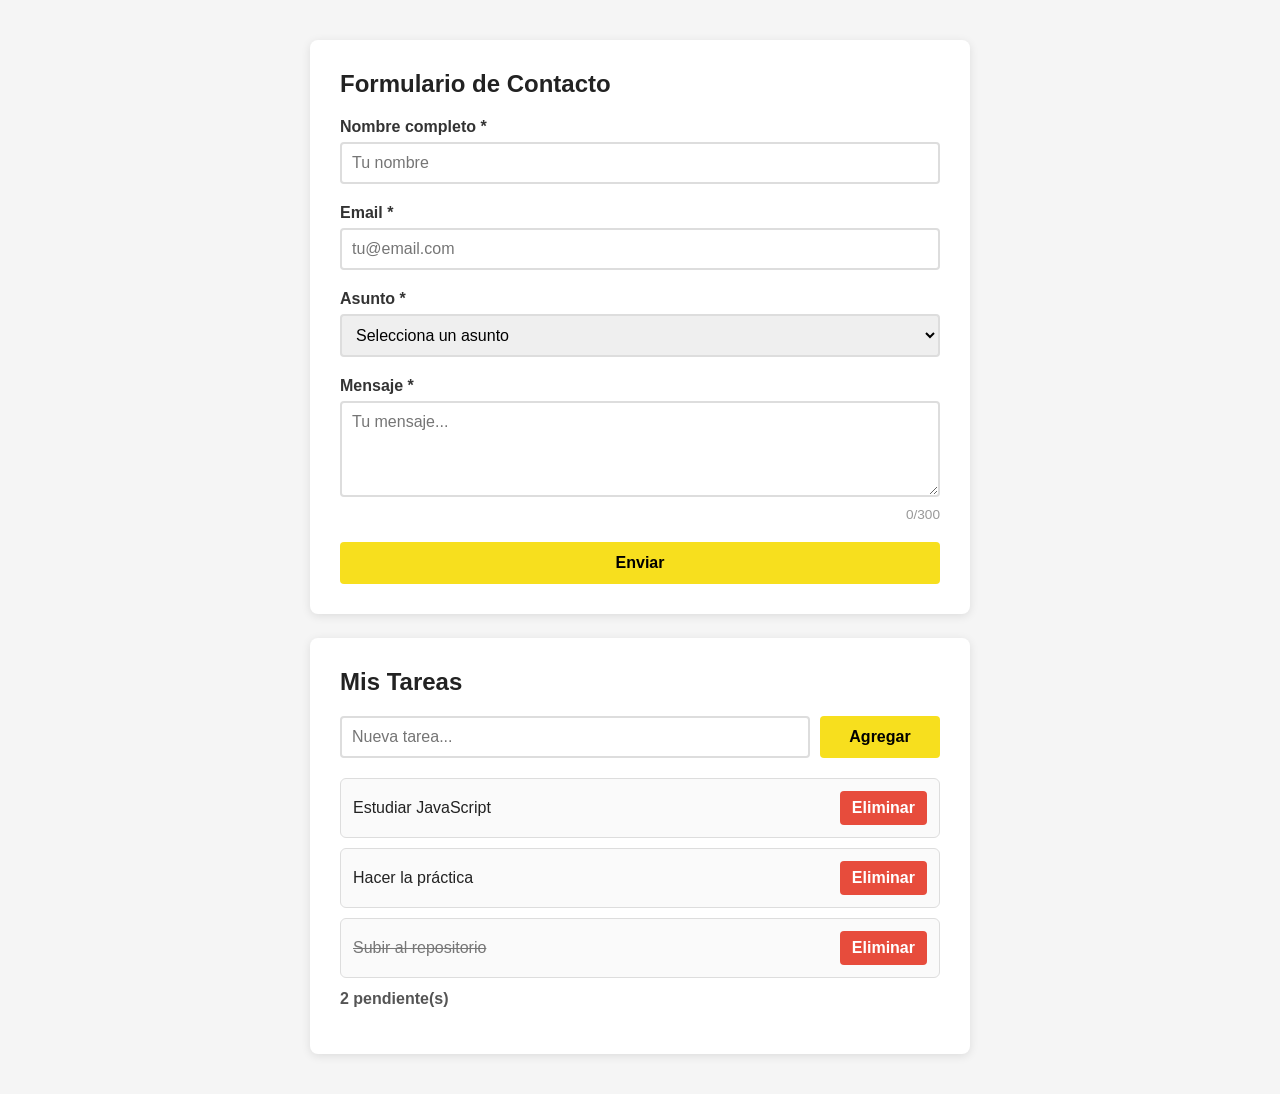
<file: 03-eventos/index.html>
<!DOCTYPE html>
<html lang="es">
<head>
  <meta charset="UTF-8">
  <meta name="viewport" content="width=device-width, initial-scale=1.0">
  <title>Práctica 3 - Eventos en JavaScript</title>
  <link rel="stylesheet" href="css/styles.css">
</head>
<body>
  <main class="page">
    <section class="container">
      <h1>Formulario de Contacto</h1>

      <form id="formulario" novalidate>
        <div class="form-group">
          <label for="nombre">Nombre completo *</label>
          <input type="text" id="nombre" placeholder="Tu nombre">
          <p class="error-msg" id="error-nombre">El nombre es obligatorio y debe tener al menos 3 caracteres</p>
        </div>

        <div class="form-group">
          <label for="email">Email *</label>
          <input type="email" id="email" placeholder="tu@email.com">
          <p class="error-msg" id="error-email">Ingresa un email válido</p>
        </div>

        <div class="form-group">
          <label for="asunto">Asunto *</label>
          <select id="asunto">
            <option value="">Selecciona un asunto</option>
            <option value="consulta">Consulta general</option>
            <option value="soporte">Soporte técnico</option>
            <option value="sugerencia">Sugerencia</option>
          </select>
          <p class="error-msg" id="error-asunto">Selecciona un asunto</p>
        </div>

        <div class="form-group">
          <label for="mensaje">Mensaje *</label>
          <textarea id="mensaje" rows="4" maxlength="300" placeholder="Tu mensaje..."></textarea>
          <p class="char-count"><span id="chars">0</span>/300</p>
          <p class="error-msg" id="error-mensaje">El mensaje es obligatorio y debe tener al menos 10 caracteres</p>
        </div>

        <button type="submit">Enviar</button>
      </form>

      <div id="resultado"></div>
    </section>

    <section class="container">
      <h2>Mis Tareas</h2>

      <div class="input-group">
        <input type="text" id="nueva-tarea" placeholder="Nueva tarea...">
        <button type="button" id="btn-agregar" data-action="agregar">Agregar</button>
      </div>

      <ul id="lista-tareas"></ul>
      <p id="contador-tareas">0 pendiente(s)</p>
    </section>
  </main>

  <script src="js/app.js"></script>
</body>
</html>
</file>
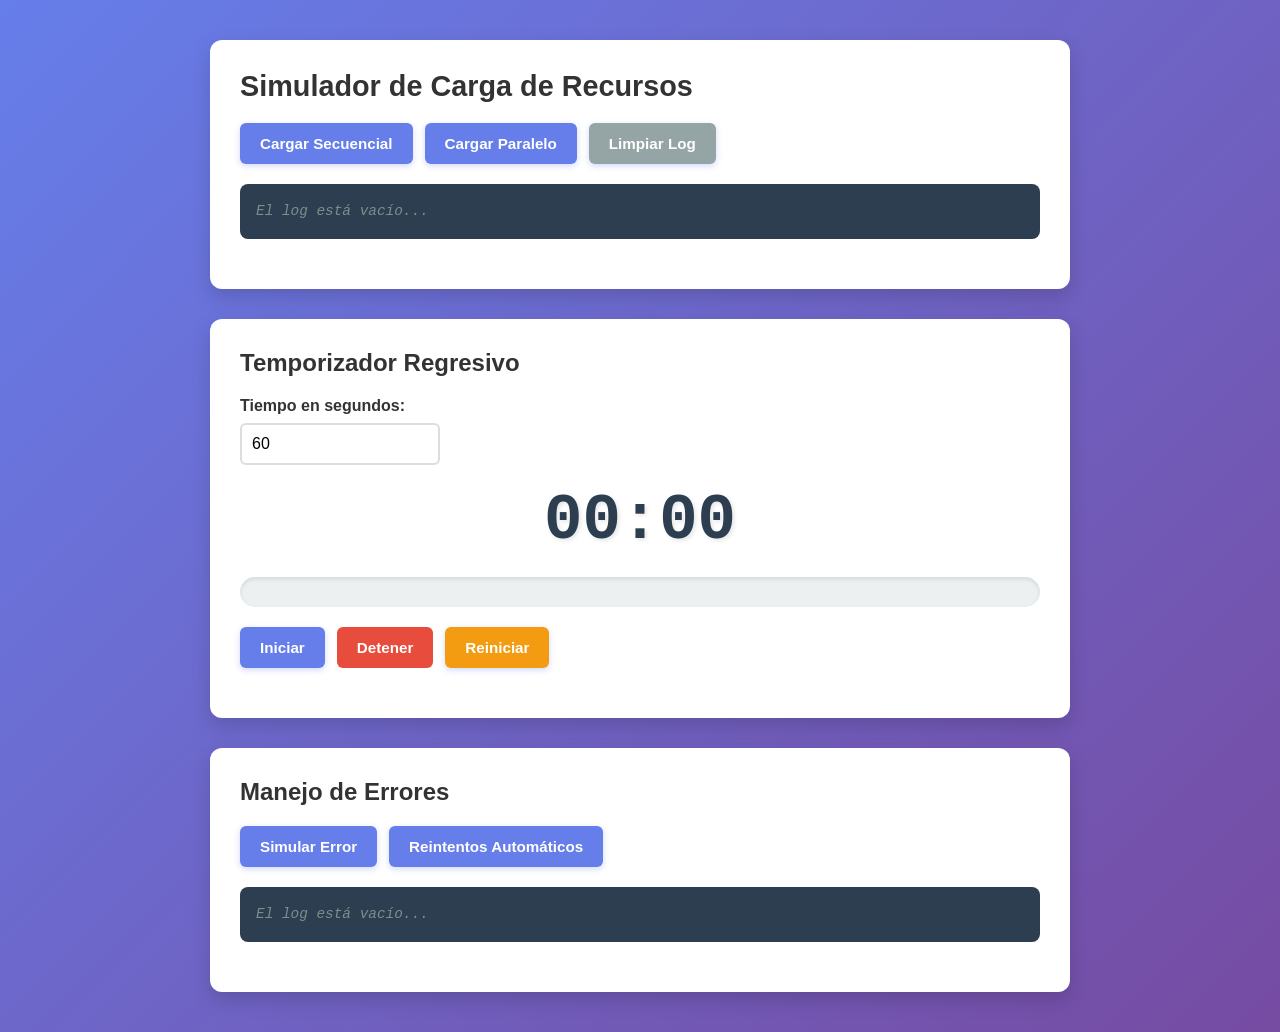
<file: 05-asincronia/index.html>
<!DOCTYPE html>
<html lang="es">
<head>
  <meta charset="UTF-8">
  <meta name="viewport" content="width=device-width, initial-scale=1.0">
  <title>Práctica 5 - Asincronía</title>
  <link rel="stylesheet" href="css/styles.css">
</head>
<body>
  <main class="page">
    <!-- SECCIÓN 1: CARGA SECUENCIAL VS PARALELA -->
    <section class="container">
      <h1>Simulador de Carga de Recursos</h1>
      
      <div class="button-group">
        <button type="button" id="btn-secuencial">Cargar Secuencial</button>
        <button type="button" id="btn-paralelo">Cargar Paralelo</button>
        <button type="button" id="btn-limpiar">Limpiar Log</button>
      </div>

      <div id="log" class="log"></div>
      
      <div id="resultados" class="resultados"></div>
    </section>

    <!-- SECCIÓN 2: TEMPORIZADOR -->
    <section class="container">
      <h2>Temporizador Regresivo</h2>

      <div class="form-group">
        <label for="input-tiempo">Tiempo en segundos:</label>
        <input type="number" id="input-tiempo" value="60" min="1" max="600">
      </div>

      <div id="display" class="display">00:00</div>

      <div class="progress-container">
        <div id="barra-progreso" class="progress-bar"></div>
      </div>

      <div class="button-group">
        <button type="button" id="btn-iniciar">Iniciar</button>
        <button type="button" id="btn-detener">Detener</button>
        <button type="button" id="btn-reiniciar">Reiniciar</button>
      </div>
    </section>

    <!-- SECCIÓN 3: MANEJO DE ERRORES -->
    <section class="container">
      <h2>Manejo de Errores</h2>

      <div class="button-group">
        <button type="button" id="btn-error">Simular Error</button>
        <button type="button" id="btn-reintentos">Reintentos Automáticos</button>
      </div>

      <div id="log-errores" class="log"></div>
    </section>
  </main>

  <script defer src="js/app.js"></script>
</body>
</html>
</file>
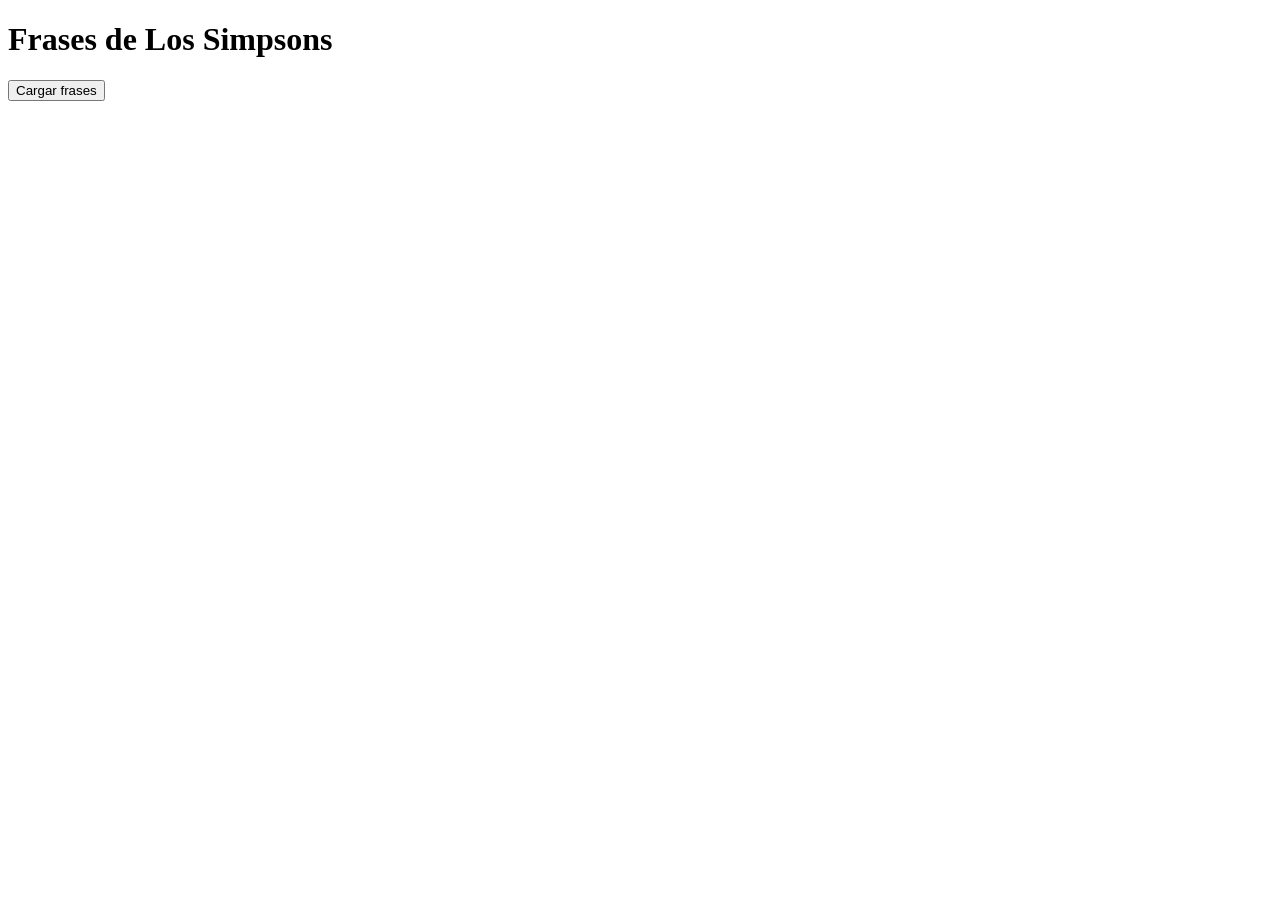
<file: 06-api-ejemplo/index.html>
<!DOCTYPE html>
<html lang="es">
<head>
  <meta charset="UTF-8">
  <title>Fetch Simpsons</title>
  <link rel="stylesheet" href="css/styles.css">
</head>
<body>

  <h1>Frases de Los Simpsons</h1>

  <button id="btn-cargar">Cargar frases</button>

  <div id="loading" class="loading oculto">Cargando...</div>

  <div id="contenedor"></div>

  <script src="js/app.js"></script>
</body>
</html>
</file>
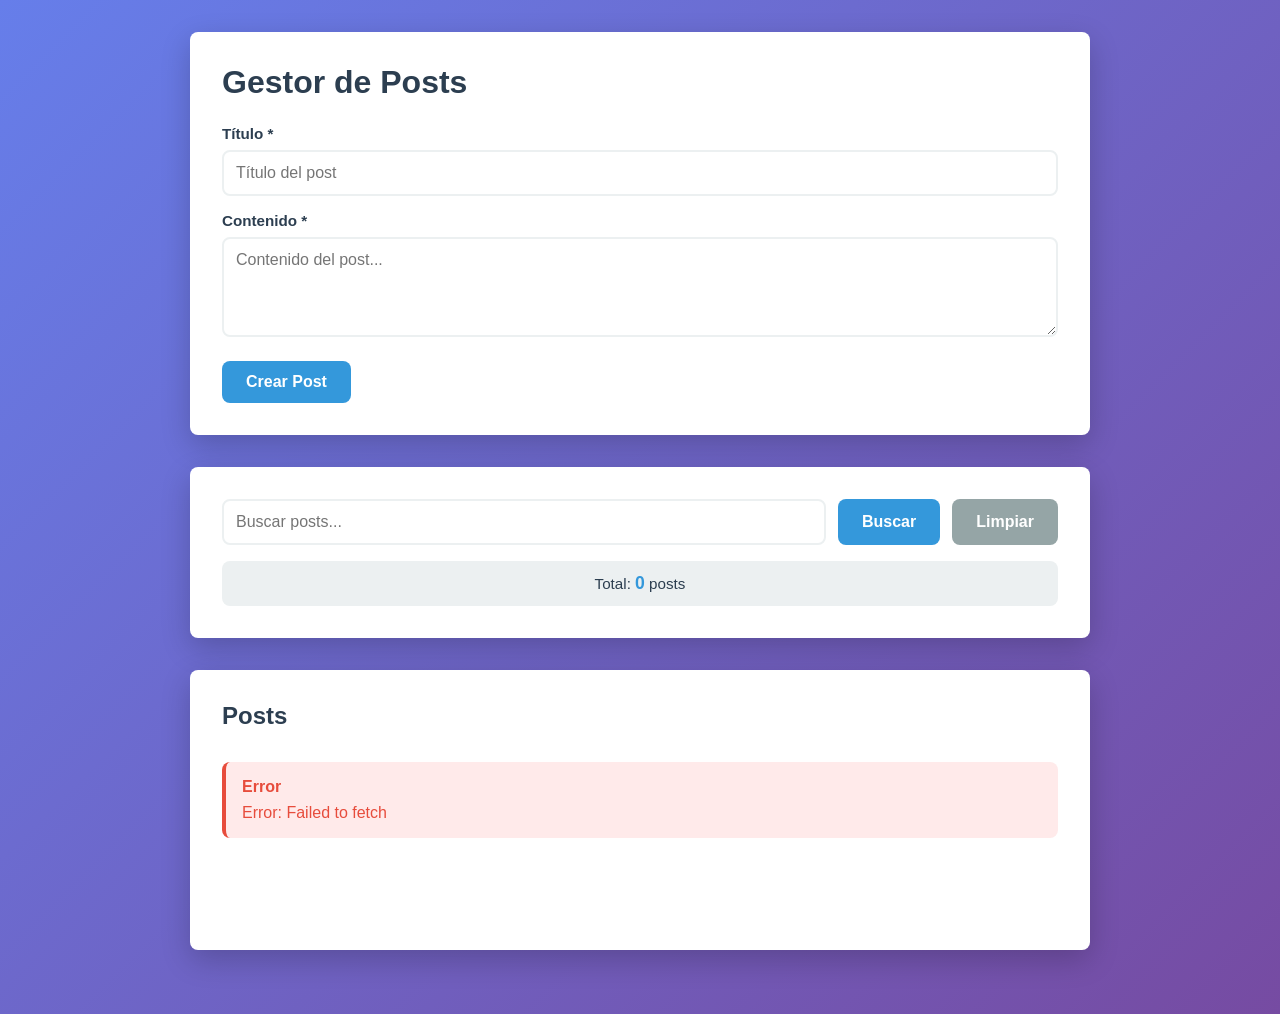
<file: 06-api/index.html>
<!DOCTYPE html>
<html lang="es">
<head>
  <meta charset="UTF-8">
  <meta name="viewport" content="width=device-width, initial-scale=1.0">
  <title>Práctica 6 - Fetch API</title>
  <link rel="stylesheet" href="css/styles.css">
</head>
<body>
  <main class="page">
    <!-- SECCIÓN 1: FORMULARIO -->
    <section class="container">
      <h1>Gestor de Posts</h1>
      
      <form id="form-post" class="form-post">
        <input type="hidden" id="post-id">
        
        <div class="form-group">
          <label for="titulo">Título *</label>
          <input type="text" id="titulo" placeholder="Título del post" required>
        </div>

        <div class="form-group">
          <label for="contenido">Contenido *</label>
          <textarea id="contenido" rows="4" placeholder="Contenido del post..." required></textarea>
        </div>

        <div class="form-actions">
          <button type="submit" id="btn-submit">Crear Post</button>
          <button type="button" id="btn-cancelar" class="btn-secondary" style="display: none;">Cancelar</button>
        </div>
      </form>
    </section>

    <!-- SECCIÓN 2: FILTROS Y BÚSQUEDA -->
    <section class="container">
      <div class="search-bar">
        <input type="search" id="input-buscar" placeholder="Buscar posts...">
        <button type="button" id="btn-buscar">Buscar</button>
        <button type="button" id="btn-limpiar" class="btn-secondary">Limpiar</button>
      </div>
      
      <div class="stats">
        <p id="contador">Total: <strong>0</strong> posts</p>
      </div>
    </section>

    <!-- SECCIÓN 3: LISTA DE POSTS -->
    <section class="container">
      <h2>Posts</h2>
      
      <div id="lista-posts" class="lista-posts">
        <!-- Los posts se renderizan aquí dinámicamente -->
      </div>

      <div id="mensaje-estado" class="mensaje-estado"></div>
    </section>
  </main>

  <script defer src="js/apiService.js"></script>
  <script defer src="js/components.js"></script>
  <script defer src="js/app.js"></script>
</body>
</html>
</file>
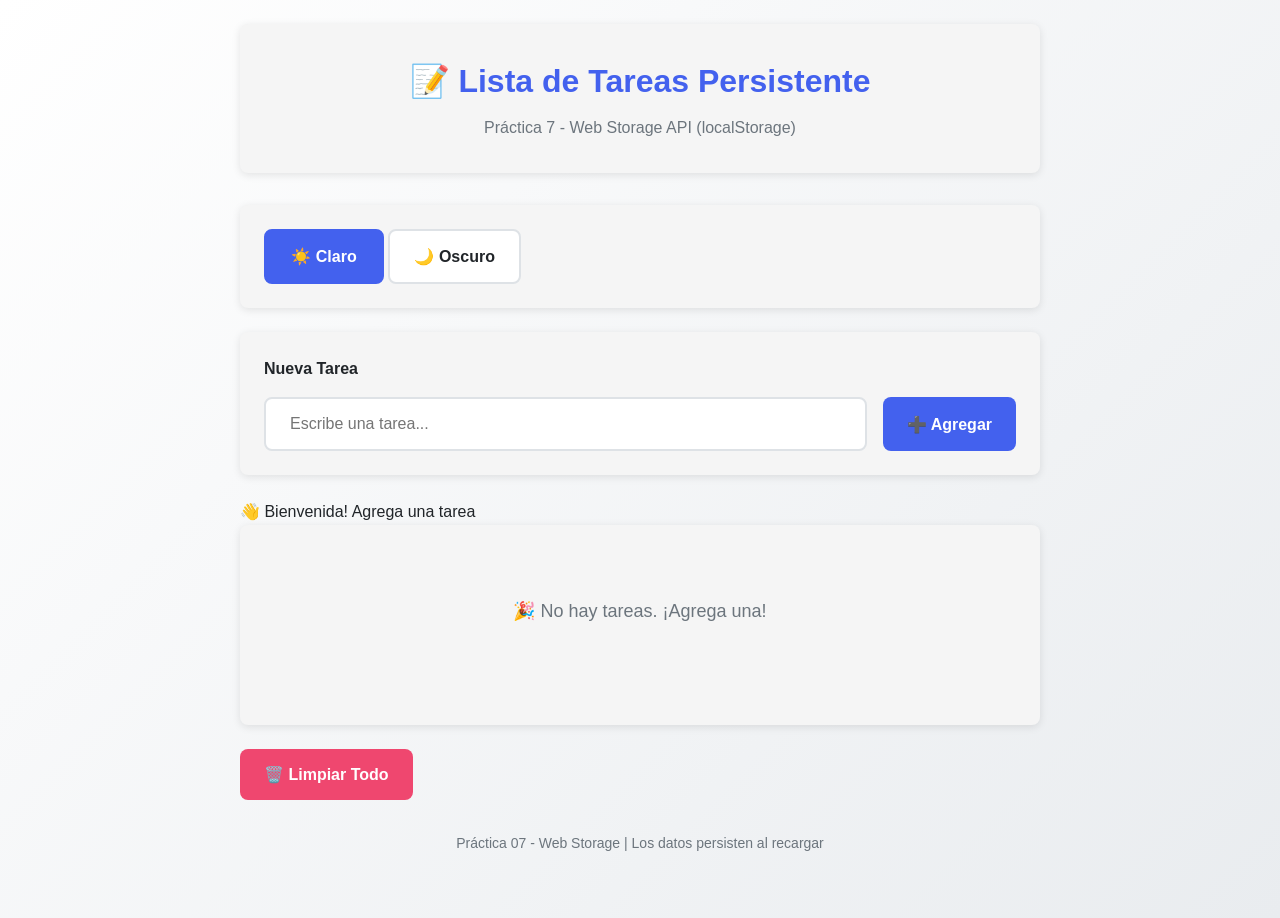
<file: 07-storage/index.html>
<!DOCTYPE html>
<html lang="es">
<head>
  <meta charset="UTF-8">
  <meta name="viewport" content="width=device-width, initial-scale=1.0">
  <title>Práctica 07 - Web Storage | Lista de Tareas</title>
  <link rel="stylesheet" href="css/styles.css">
</head>
<body>
  <div class="container">
    <!-- Header -->
    <header class="header">
      <h1 class="header__title">📝 Lista de Tareas Persistente</h1>
      <p class="header__subtitle">Práctica 7 - Web Storage API (localStorage)</p>
    </header>

    <!-- Selector de tema simple -->
    <section class="theme-selector">
      <button class="theme-btn theme-btn--active" data-theme="claro">☀️ Claro</button>
      <button class="theme-btn" data-theme="oscuro">🌙 Oscuro</button>
    </section>

    <!-- Formulario para crear tarea -->
    <section class="form-section">
      <form class="task-form" id="form-tarea">
        <div class="form-group">
          <label for="input-tarea" class="form-label">Nueva Tarea</label>
          <div class="form-input-group">
            <input 
              type="text" 
              id="input-tarea" 
              class="form-input" 
              placeholder="Escribe una tarea..." 
              maxlength="100"
              required
              autocomplete="off"
            >
            <button type="submit" class="btn btn--primary">
              ➕ Agregar
            </button>
          </div>
        </div>
      </form>
    </section>

    <!-- Mensaje de estado -->
    <div id="mensaje-estado" class="mensaje oculto"></div>

    <!-- Lista de tareas -->
    <section class="tasks-section">
      <ul class="tasks-list" id="lista-tareas">
        <!-- Las tareas se renderizan aquí -->
      </ul>
    </section>

    <!-- Botón limpiar todo -->
    <section class="actions">
      <button class="btn btn--danger" id="btn-limpiar">
        🗑️ Limpiar Todo
      </button>
    </section>

    <!-- Footer -->
    <footer class="footer">
      <p>Práctica 07 - Web Storage | Los datos persisten al recargar</p>
    </footer>
  </div>

  <!-- Scripts -->
  <script src="js/storage.js"></script>
  <script src="js/app.js"></script>
</body>
</html>
</file>
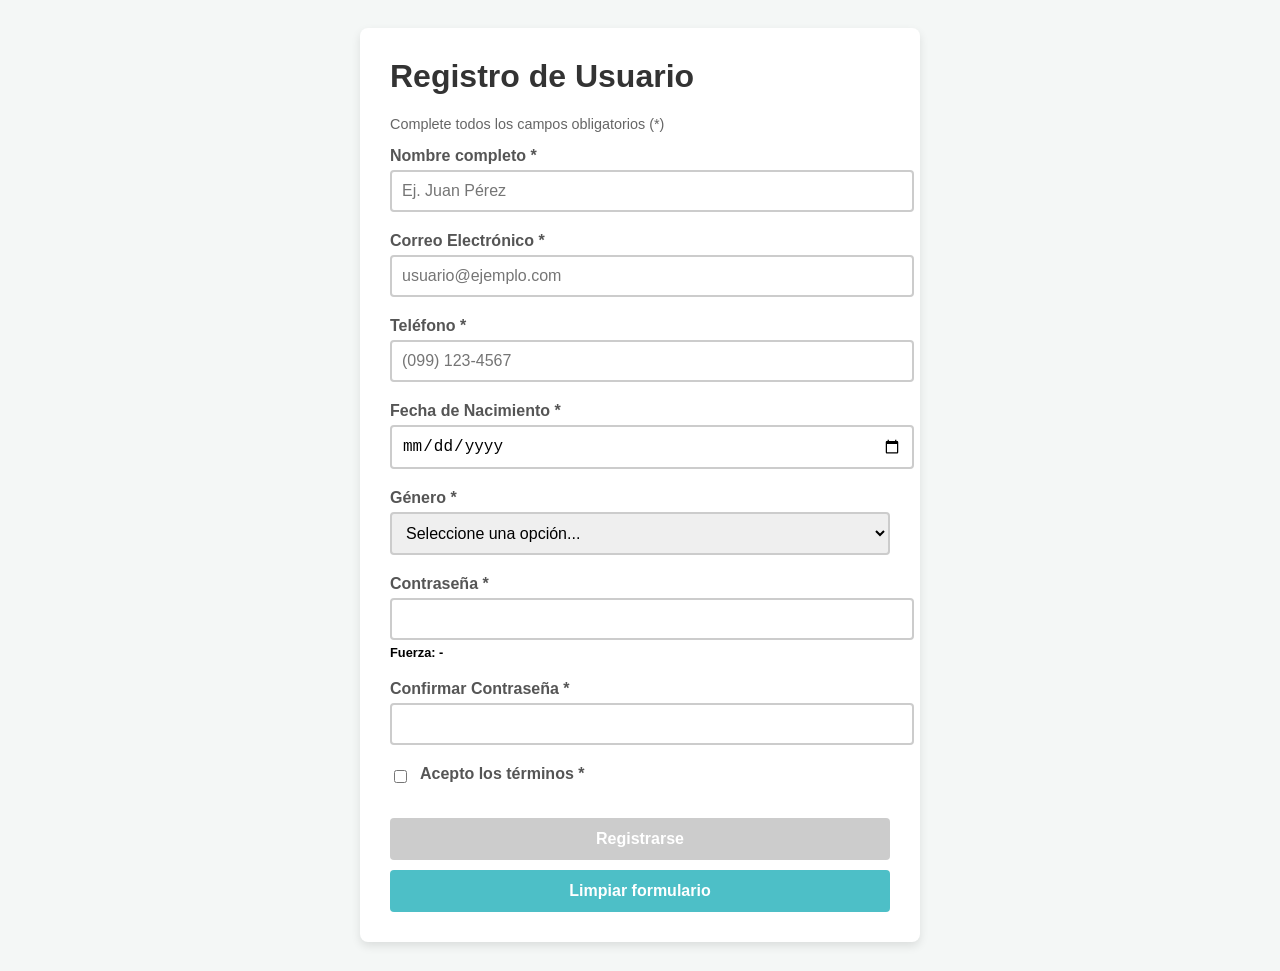
<file: 08-formularios-validacion/index.html>
<!DOCTYPE html>
<html lang="es">
<head>
    <meta charset="UTF-8">
    <meta name="viewport" content="width=device-width, initial-scale=1.0">
    <title>Práctica 8 - Registro UPS</title>
    <link rel="stylesheet" href="css/styles.css">
</head>
<body>
    <div class="container">
        <h1>Registro de Usuario</h1>
        <p>Complete todos los campos obligatorios (*)</p>
        
        <form id="form-registro" novalidate>

            <div class="campo-grupo">
                <label for="nombre">Nombre completo *</label>
                <input type="text" id="nombre" name="nombre" placeholder="Ej. Juan Pérez" required>
            </div>

            <div class="campo-grupo">
                <label for="email">Correo Electrónico *</label>
                <input type="email" id="email" name="email" placeholder="usuario@ejemplo.com" required>
            </div>

            <div class="campo-grupo">
                <label for="telefono">Teléfono *</label>
                <input type="tel" id="telefono" name="telefono" placeholder="(099) 123-4567" required>
            </div>

            <div class="campo-grupo">
                <label for="fechaNacimiento">Fecha de Nacimiento *</label>
                <input type="date" id="fechaNacimiento" name="fechaNacimiento" required>
            </div>

            <div class="campo-grupo">
                <label for="genero">Género *</label>
                <select id="genero" name="genero" required>
                    <option value="">Seleccione una opción...</option>
                    <option value="masculino">Masculino</option>
                    <option value="femenino">Femenino</option>
                    <option value="otro">Otro</option>
                </select>
            </div>

            <div class="campo-grupo">
                <label for="password">Contraseña *</label>
                <input type="password" id="password" name="password" required>
                <div id="password-strength" class="password-strength">Fuerza: -</div>
            </div>

            <div class="campo-grupo">
                <label for="confirmar_password">Confirmar Contraseña *</label>
                <input type="password" id="confirmar_password" name="confirmar_password" required>
            </div>

            <div class="campo-grupo checkbox-grupo">
                <input type="checkbox" id="terminos" name="terminos" required>
                <label for="terminos">Acepto los términos *</label>
            </div>

            <button type="submit" id="btn-enviar">Registrarse</button>
            <button type="button" id="btn-limpiar" class="btn-secondary">Limpiar formulario</button>

        </form>
    </div>

    <script src="js/validacion.js"></script>
    <script src="js/app.js"></script>
</body>
</html>
</file>
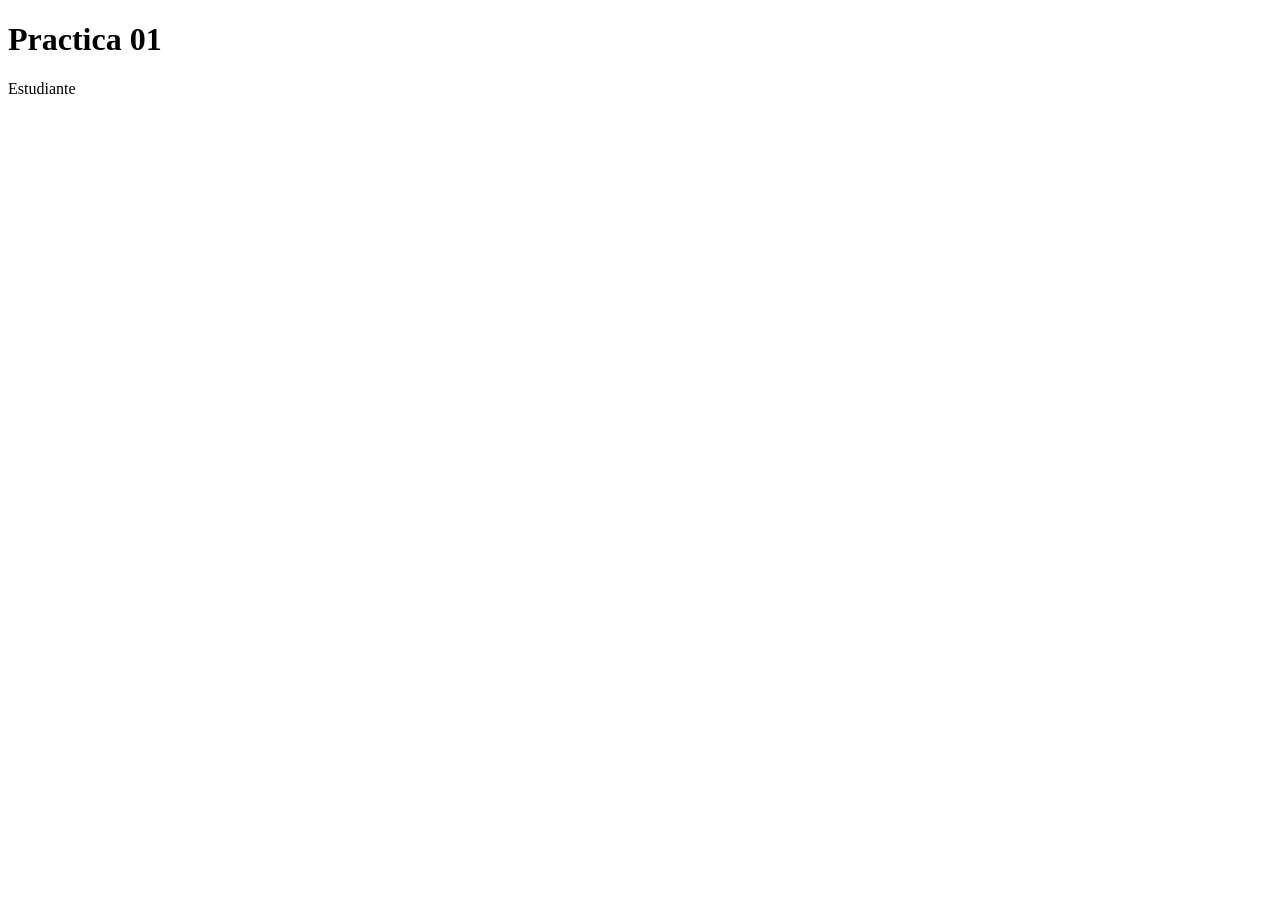
<file: 01-sintaxis/index1.html>
<!DOCTYPE html>
<html lang="en">
<head>
    <meta charset="UTF-8">
    <meta 
        name="viewport" content="width=device-width, initial-scale=1.0">
    <title>01-sintaxis</title>
    <script src="js/app.js"></script>
</head>

<body>
    <h1>Practica 01</h1>
    <section id="info">
        <div class="card">
            </h3>Estudiante</h3>
            <p id="nombre"></p>
            <p id="apellido"></p>
            <p id="ciclo"></p>
        </div>
    </section>
</body>
    
</html>
</file>
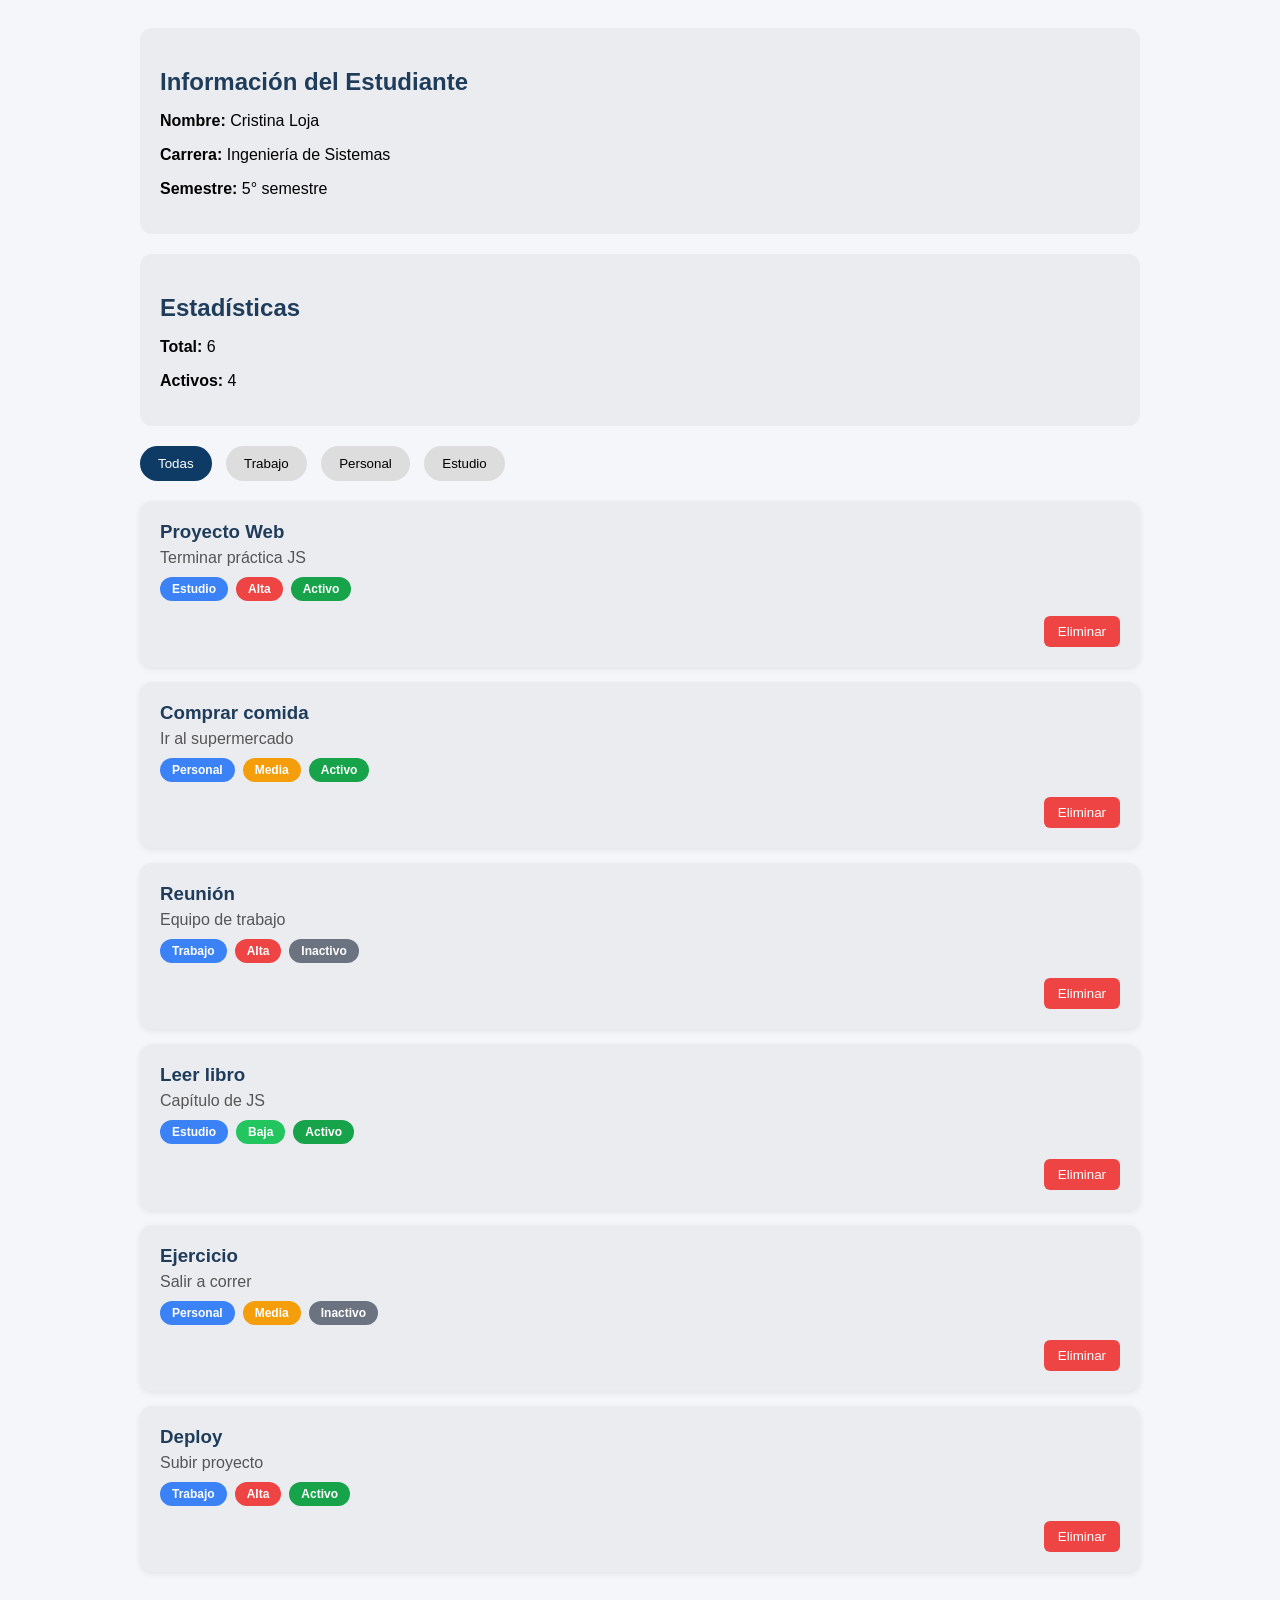
<file: 02-dom-basico/index2.html>
<!DOCTYPE html>
<html lang="es">
<head>
  <meta charset="UTF-8">
  <meta name="viewport" content="width=device-width, initial-scale=1.0">
  <title>Práctica 2 - DOM</title>
  <link rel="stylesheet" href="css/styles.css">
</head>
<body>

<div id="app">

  <div class="info-estudiante">
    <h2>Información del Estudiante</h2>
    <p><strong>Nombre:</strong> <span id="estudiante-nombre"></span></p>
    <p><strong>Carrera:</strong> <span id="estudiante-carrera"></span></p>
    <p><strong>Semestre:</strong> <span id="estudiante-semestre"></span></p>
  </div>

  <div class="estadisticas">
    <h2>Estadísticas</h2>
    <p><strong>Total:</strong> <span id="total-elementos"></span></p>
    <p><strong>Activos:</strong> <span id="elementos-activos"></span></p>
  </div>

  <div class="filtros">
    <button class="btn-filtro btn-filtro-activo" data-categoria="todas">Todas</button>
    <button class="btn-filtro" data-categoria="Trabajo">Trabajo</button>
    <button class="btn-filtro" data-categoria="Personal">Personal</button>
    <button class="btn-filtro" data-categoria="Estudio">Estudio</button>
  </div>

  <div id="contenedor-lista"></div>

</div>

<script src="js/app.js"></script>
</body>
</html>
</file>
<file: 03-eventos/css/styles.css>
* {
    box-sizing: border-box;
}

body {
    font-family: Arial, sans-serif;
    max-width: 700px;
    margin: 40px auto;
    padding: 0 20px;
    background: #f5f5f5;
    color: #222;
}

.page {
    display: flex;
    flex-direction: column;
    gap: 24px;
}

.container {
    background: #ffffff;
    padding: 30px;
    border-radius: 8px;
    box-shadow: 0 2px 10px rgba(0, 0, 0, 0.1);
}

h1,
h2 {
    margin-top: 0;
    margin-bottom: 20px;
}

.form-group {
    margin-bottom: 20px;
}

label {
    display: block;
    margin-bottom: 6px;
    font-weight: bold;
    color: #333;
}

input,
select,
textarea,
button {
    font: inherit;
}

input,
select,
textarea {
    width: 100%;
    padding: 10px;
    border: 2px solid #ddd;
    border-radius: 4px;
    transition: border-color 0.2s ease, box-shadow 0.2s ease;
}

input:focus,
select:focus,
textarea:focus {
    border-color: #f7df1e;
    outline: none;
    box-shadow: 0 0 0 3px rgba(247, 223, 30, 0.2);
}

.error {
    border-color: #e74c3c !important;
}

.error-msg {
    display: none;
    margin-top: 6px;
    margin-bottom: 0;
    color: #e74c3c;
    font-size: 0.85rem;
}

.error-msg.visible {
    display: block;
}

.char-count {
    text-align: right;
    color: #999;
    font-size: 0.85rem;
    margin-top: 6px;
    margin-bottom: 0;
}

button {
    border: none;
    border-radius: 4px;
    padding: 12px 16px;
    background: #f7df1e;
    cursor: pointer;
    font-weight: bold;
    transition: background 0.2s ease, transform 0.2s ease;
}

button:hover {
    background: #e6cf1a;
}

button:active {
    transform: scale(0.98);
}

form button[type="submit"] {
    width: 100%;
}

#resultado {
    display: none;
    margin-top: 20px;
    padding: 15px;
    background: #e8f5e9;
    border-radius: 4px;
    border: 1px solid #c8e6c9;
}

#resultado.visible {
    display: block;
}

#resultado strong {
    display: block;
    margin-bottom: 10px;
}

#resultado p {
    margin: 6px 0;
}

.input-group {
    display: flex;
    gap: 10px;
    margin-bottom: 20px;
}

.input-group input {
    flex: 1;
}

#btn-agregar {
    min-width: 120px;
}

#lista-tareas {
    list-style: none;
    padding: 0;
    margin: 0;
}

.tarea-item {
    display: flex;
    align-items: center;
    justify-content: space-between;
    gap: 10px;
    padding: 12px;
    border: 1px solid #ddd;
    border-radius: 6px;
    background: #fafafa;
    margin-bottom: 10px;
}

.tarea-texto {
    flex: 1;
    cursor: pointer;
}

.tarea-item.completada .tarea-texto {
    text-decoration: line-through;
    color: #777;
}

.btn-eliminar {
    background: #e74c3c;
    color: #fff;
    padding: 8px 12px;
}

.btn-eliminar:hover {
    background: #cf3f31;
}

.estado-vacio {
    padding: 14px;
    border: 1px dashed #bbb;
    border-radius: 6px;
    text-align: center;
    color: #666;
    background: #fcfcfc;
}

#contador-tareas {
    margin-top: 12px;
    color: #555;
    font-weight: bold;
}

@media (max-width: 600px) {
    body {
        margin: 20px auto;
        padding: 0 12px;
    }

    .container {
        padding: 20px;
    }

    .input-group {
        flex-direction: column;
    }

    #btn-agregar {
        width: 100%;
    }

    .tarea-item {
        flex-direction: column;
        align-items: stretch;
    }

    .btn-eliminar {
        width: 100%;
    }
}
</file>
<file: 05-asincronia/css/styles.css>
* {
    box-sizing: border-box;
}

body {
    font-family: 'Segoe UI', Tahoma, Geneva, Verdana, sans-serif;
    max-width: 900px;
    margin: 40px auto;
    padding: 0 20px;
    background: linear-gradient(135deg, #667eea 0%, #764ba2 100%);
    color: #222;
    min-height: 100vh;
}

.page {
    display: flex;
    flex-direction: column;
    gap: 30px;
}

.container {
    background: #ffffff;
    padding: 30px;
    border-radius: 12px;
    box-shadow: 0 8px 20px rgba(0, 0, 0, 0.15);
}

h1,
h2 {
    margin-top: 0;
    margin-bottom: 20px;
    color: #333;
}

h1 {
    font-size: 1.8rem;
}

h2 {
    font-size: 1.5rem;
}

/* Botones */
.button-group {
    display: flex;
    gap: 12px;
    margin-bottom: 20px;
    flex-wrap: wrap;
}

button {
    border: none;
    border-radius: 6px;
    padding: 12px 20px;
    background: #667eea;
    color: white;
    cursor: pointer;
    font-weight: 600;
    font-size: 0.95rem;
    transition: all 0.3s ease;
    box-shadow: 0 2px 6px rgba(102, 126, 234, 0.3);
}

button:hover {
    background: #5568d3;
    transform: translateY(-2px);
    box-shadow: 0 4px 12px rgba(102, 126, 234, 0.4);
}

button:active {
    transform: translateY(0);
}

button:disabled {
    background: #ccc;
    cursor: not-allowed;
    transform: none;
    box-shadow: none;
}

#btn-limpiar {
    background: #95a5a6;
}

#btn-limpiar:hover {
    background: #7f8c8d;
}

#btn-detener {
    background: #e74c3c;
}

#btn-detener:hover {
    background: #c0392b;
}

#btn-reiniciar {
    background: #f39c12;
}

#btn-reiniciar:hover {
    background: #d68910;
}

/* Log */
.log {
    background: #2c3e50;
    color: #ecf0f1;
    padding: 16px;
    border-radius: 8px;
    font-family: 'Courier New', monospace;
    font-size: 0.9rem;
    max-height: 300px;
    overflow-y: auto;
    margin-bottom: 20px;
    line-height: 1.6;
}

.log:empty::before {
    content: 'El log está vacío...';
    color: #7f8c8d;
    font-style: italic;
}

.log-item {
    padding: 6px 0;
    border-bottom: 1px solid rgba(255, 255, 255, 0.1);
}

.log-item:last-child {
    border-bottom: none;
}

.log-info {
    color: #3498db;
}

.log-success {
    color: #2ecc71;
}

.log-error {
    color: #e74c3c;
}

.log-warning {
    color: #f39c12;
}

/* Resultados */
.resultados {
    display: none;
    background: #ecf0f1;
    padding: 16px;
    border-radius: 8px;
    border-left: 4px solid #667eea;
}

.resultados.visible {
    display: block;
}

.resultados h3 {
    margin-top: 0;
    margin-bottom: 12px;
    color: #2c3e50;
}

.resultados p {
    margin: 8px 0;
    color: #34495e;
    font-weight: 500;
}

/* Formulario */
.form-group {
    margin-bottom: 20px;
}

label {
    display: block;
    margin-bottom: 8px;
    font-weight: 600;
    color: #333;
}

input[type="number"] {
    width: 100%;
    max-width: 200px;
    padding: 10px;
    border: 2px solid #ddd;
    border-radius: 6px;
    font-size: 1rem;
    transition: border-color 0.3s ease;
}

input[type="number"]:focus {
    border-color: #667eea;
    outline: none;
    box-shadow: 0 0 0 3px rgba(102, 126, 234, 0.1);
}

/* Display del temporizador */
.display {
    font-size: 4rem;
    font-weight: 700;
    text-align: center;
    color: #2c3e50;
    margin: 20px 0;
    font-family: 'Courier New', monospace;
    text-shadow: 2px 2px 4px rgba(0, 0, 0, 0.1);
}

.display.alerta {
    color: #e74c3c;
    animation: pulso 0.5s ease-in-out infinite;
}

@keyframes pulso {

    0%,
    100% {
        transform: scale(1);
    }

    50% {
        transform: scale(1.05);
    }
}

/* Barra de progreso */
.progress-container {
    width: 100%;
    height: 30px;
    background: #ecf0f1;
    border-radius: 15px;
    overflow: hidden;
    margin-bottom: 20px;
    box-shadow: inset 0 2px 4px rgba(0, 0, 0, 0.1);
}

.progress-bar {
    height: 100%;
    width: 0%;
    background: linear-gradient(90deg, #667eea 0%, #764ba2 100%);
    transition: width 0.3s ease, background 0.3s ease;
    border-radius: 15px;
    box-shadow: 0 2px 6px rgba(102, 126, 234, 0.4);
}

.progress-bar.alerta {
    background: linear-gradient(90deg, #e74c3c 0%, #c0392b 100%);
}

/* Scrollbar personalizada para el log */
.log::-webkit-scrollbar {
    width: 8px;
}

.log::-webkit-scrollbar-track {
    background: #34495e;
    border-radius: 4px;
}

.log::-webkit-scrollbar-thumb {
    background: #667eea;
    border-radius: 4px;
}

.log::-webkit-scrollbar-thumb:hover {
    background: #5568d3;
}

/* Responsive */
@media (max-width: 600px) {
    body {
        margin: 20px auto;
    }

    .container {
        padding: 20px;
    }

    h1 {
        font-size: 1.5rem;
    }

    h2 {
        font-size: 1.3rem;
    }

    .display {
        font-size: 3rem;
    }

    button {
        padding: 10px 16px;
        font-size: 0.9rem;
    }

    .button-group {
        gap: 8px;
    }
}
</file>
<file: 06-api-ejemplo/css/styles.css>
.loading {
    font-weight: bold;
    color: blue;
    margin: 10px 0;
}

.oculto {
    display: none;
}

.card {
    display: flex;
    align-items: flex-start;
    gap: 16px;
    border: 1px solid #ccc;
    padding: 12px;
    margin: 12px 0;
    border-radius: 8px;
    background: #f9f9f9;
}

.card-imagen img {
    width: 100px;
    height: 100px;
    object-fit: cover;
    border-radius: 6px;
}

.card-contenido {
    display: flex;
    flex-direction: column;
    gap: 6px;
}

.card-contenido h3 {
    margin: 0;
}

.card-contenido p {
    margin: 0;
    font-size: 0.9rem;
}
</file>
<file: 06-api/css/styles.css>
/* ===========================
   RESET Y VARIABLES
=========================== */

* {
    margin: 0;
    padding: 0;
    box-sizing: border-box;
}

:root {
    --primary: #3498db;
    --primary-dark: #2980b9;
    --success: #2ecc71;
    --danger: #e74c3c;
    --warning: #f39c12;
    --dark: #2c3e50;
    --gray: #95a5a6;
    --light: #ecf0f1;
    --white: #ffffff;
    --shadow: rgba(0, 0, 0, 0.1);
    --shadow-md: rgba(0, 0, 0, 0.15);
    --shadow-lg: rgba(0, 0, 0, 0.2);
    --radius: 8px;
    --transition: all 0.3s ease;
}

body {
    font-family: 'Segoe UI', Tahoma, Geneva, Verdana, sans-serif;
    background: linear-gradient(135deg, #667eea 0%, #764ba2 100%);
    min-height: 100vh;
    padding: 2rem 1rem;
    color: var(--dark);
}

.page {
    max-width: 900px;
    margin: 0 auto;
}

/* ===========================
   CONTENEDORES
=========================== */

.container {
    background: var(--white);
    border-radius: var(--radius);
    padding: 2rem;
    margin-bottom: 2rem;
    box-shadow: 0 10px 30px var(--shadow-lg);
}

h1 {
    color: var(--dark);
    margin-bottom: 1.5rem;
    font-size: 2rem;
}

h2 {
    color: var(--dark);
    margin-bottom: 1rem;
    font-size: 1.5rem;
}

/* ===========================
   FORMULARIO
=========================== */

.form-post {
    display: flex;
    flex-direction: column;
    gap: 1rem;
}

.form-group {
    display: flex;
    flex-direction: column;
    gap: 0.5rem;
}

.form-group label {
    font-weight: 600;
    color: var(--dark);
    font-size: 0.95rem;
}

.form-group input,
.form-group textarea {
    padding: 0.75rem;
    border: 2px solid var(--light);
    border-radius: var(--radius);
    font-size: 1rem;
    font-family: inherit;
    transition: var(--transition);
}

.form-group input:focus,
.form-group textarea:focus {
    outline: none;
    border-color: var(--primary);
    box-shadow: 0 0 0 3px rgba(52, 152, 219, 0.1);
}

.form-group textarea {
    resize: vertical;
    min-height: 100px;
}

.form-actions {
    display: flex;
    gap: 1rem;
    margin-top: 0.5rem;
}

button {
    padding: 0.75rem 1.5rem;
    border: none;
    border-radius: var(--radius);
    font-size: 1rem;
    font-weight: 600;
    cursor: pointer;
    transition: var(--transition);
    font-family: inherit;
}

button[type="submit"],
button:not(.btn-secondary):not(.btn-danger):not(.btn-editar):not(.btn-eliminar) {
    background: var(--primary);
    color: var(--white);
}

button[type="submit"]:hover {
    background: var(--primary-dark);
    transform: translateY(-2px);
    box-shadow: 0 4px 12px var(--shadow-md);
}

button[type="submit"]:active {
    transform: translateY(0);
}

button:disabled {
    opacity: 0.6;
    cursor: not-allowed;
    transform: none !important;
}

.btn-secondary {
    background: var(--gray);
    color: var(--white);
}

.btn-secondary:hover {
    background: #7f8c8d;
}

/* ===========================
   BÚSQUEDA Y FILTROS
=========================== */

.search-bar {
    display: flex;
    gap: 0.75rem;
    margin-bottom: 1rem;
}

.search-bar input {
    flex: 1;
    padding: 0.75rem;
    border: 2px solid var(--light);
    border-radius: var(--radius);
    font-size: 1rem;
}

.search-bar input:focus {
    outline: none;
    border-color: var(--primary);
    box-shadow: 0 0 0 3px rgba(52, 152, 219, 0.1);
}

.stats {
    padding: 0.75rem;
    background: var(--light);
    border-radius: var(--radius);
    text-align: center;
}

.stats p {
    margin: 0;
    color: var(--dark);
    font-size: 0.95rem;
}

.stats strong {
    color: var(--primary);
    font-size: 1.1rem;
}

/* ===========================
   LISTA DE POSTS
=========================== */

.lista-posts {
    display: grid;
    gap: 1.5rem;
}

.post-card {
    background: var(--white);
    border: 2px solid var(--light);
    border-radius: var(--radius);
    padding: 1.5rem;
    transition: var(--transition);
}

.post-card:hover {
    border-color: var(--primary);
    box-shadow: 0 4px 12px var(--shadow-md);
    transform: translateY(-2px);
}

.post-card-header {
    display: flex;
    justify-content: space-between;
    align-items: start;
    margin-bottom: 1rem;
    gap: 1rem;
}

.post-card-title {
    font-size: 1.25rem;
    color: var(--dark);
    font-weight: 600;
    margin: 0;
    flex: 1;
}

.post-card-id {
    background: var(--primary);
    color: var(--white);
    padding: 0.25rem 0.75rem;
    border-radius: 20px;
    font-size: 0.85rem;
    font-weight: 600;
}

.post-card-body {
    color: #555;
    line-height: 1.6;
    margin-bottom: 1rem;
}

.post-card-footer {
    display: flex;
    gap: 0.75rem;
    padding-top: 1rem;
    border-top: 1px solid var(--light);
}

.btn-editar {
    background: var(--warning);
    color: var(--white);
    padding: 0.5rem 1rem;
    font-size: 0.9rem;
}

.btn-editar:hover {
    background: #e67e22;
    transform: translateY(-2px);
}

.btn-eliminar {
    background: var(--danger);
    color: var(--white);
    padding: 0.5rem 1rem;
    font-size: 0.9rem;
}

.btn-eliminar:hover {
    background: #c0392b;
    transform: translateY(-2px);
}

/* ===========================
   ESTADOS Y MENSAJES
=========================== */

.mensaje-estado {
    text-align: center;
    padding: 2rem;
    font-size: 1.1rem;
}

.mensaje-estado.oculto {
    display: none;
}

/* Spinner de carga */
.spinner {
    display: inline-block;
    width: 50px;
    height: 50px;
    border: 5px solid var(--light);
    border-top-color: var(--primary);
    border-radius: 50%;
    animation: spin 1s linear infinite;
    margin: 2rem auto;
}

@keyframes spin {
    to {
        transform: rotate(360deg);
    }
}

.loading {
    text-align: center;
    padding: 3rem;
    color: var(--gray);
}

.loading .spinner {
    display: block;
    margin: 0 auto 1rem;
}

/* Mensajes de error */
.error {
    background: #ffeaea;
    color: var(--danger);
    padding: 1rem;
    border-radius: var(--radius);
    border-left: 4px solid var(--danger);
    margin: 1rem 0;
}

.error strong {
    display: block;
    margin-bottom: 0.5rem;
}

/* Mensajes de éxito */
.success {
    background: #eafff0;
    color: var(--success);
    padding: 1rem;
    border-radius: var(--radius);
    border-left: 4px solid var(--success);
    margin: 1rem 0;
}

/* Estado vacío */
.estado-vacio {
    text-align: center;
    padding: 3rem;
    color: var(--gray);
    font-size: 1.1rem;
}

/* ===========================
   ANIMACIONES
=========================== */

.fade-in {
    animation: fadeIn 0.3s ease-in;
}

@keyframes fadeIn {
    from {
        opacity: 0;
        transform: translateY(10px);
    }

    to {
        opacity: 1;
        transform: translateY(0);
    }
}

/* ===========================
   RESPONSIVE
=========================== */

@media (max-width: 768px) {
    body {
        padding: 1rem 0.5rem;
    }

    .container {
        padding: 1.5rem;
        margin-bottom: 1.5rem;
    }

    h1 {
        font-size: 1.5rem;
    }

    .search-bar {
        flex-direction: column;
    }

    .form-actions {
        flex-direction: column;
    }

    .post-card-footer {
        flex-direction: column;
    }

    button {
        width: 100%;
    }
}
</file>
<file: 07-storage/css/styles.css>
/* ===========================
   VARIABLES CSS - TEMA CLARO (DEFAULT)
=========================== */
:root {
    /* Colores principales */
    --bg-primary: #f8f9fa;
    --bg-secondary: #ffffff;
    --bg-tertiary: #e9ecef;
    --text-primary: #212529;
    --text-secondary: #6c757d;
    --text-muted: #adb5bd;

    /* Colores de acción */
    --color-primary: #4361ee;
    --color-primary-hover: #3651d4;
    --color-success: #06d6a0;
    --color-success-hover: #05c08f;
    --color-danger: #ef476f;
    --color-danger-hover: #d53f63;
    --color-warning: #f77f00;

    /* Componentes */
    --card-bg: #ffffff;
    --card-shadow: 0 2px 8px rgba(0, 0, 0, 0.1);
    --card-shadow-hover: 0 4px 16px rgba(0, 0, 0, 0.15);
    --border-color: #dee2e6;
    --border-radius: 8px;

    /* Espaciado */
    --spacing-xs: 0.5rem;
    --spacing-sm: 1rem;
    --spacing-md: 1.5rem;
    --spacing-lg: 2rem;
    --spacing-xl: 3rem;

    /* Tipografía */
    --font-family: -apple-system, BlinkMacSystemFont, 'Segoe UI', Roboto, Oxygen, Ubuntu, Cantarell, sans-serif;
    --font-size-sm: 0.875rem;
    --font-size-base: 1rem;
    --font-size-lg: 1.125rem;
    --font-size-xl: 1.5rem;
    --font-size-2xl: 2rem;

    /* Transiciones */
    --transition-fast: 150ms ease;
    --transition-base: 300ms ease;
}

/* ===========================
   RESET Y BASE
=========================== */
*,
*::before,
*::after {
    box-sizing: border-box;
    margin: 0;
    padding: 0;
}

body {
    font-family: var(--font-family);
    font-size: var(--font-size-base);
    line-height: 1.6;
    color: var(--text-primary);
    background: linear-gradient(135deg, var(--bg-primary) 0%, var(--bg-tertiary) 100%);
    min-height: 100vh;
    padding: var(--spacing-md);
    transition: background var(--transition-base), color var(--transition-base);
}

/* ===========================
   CONTENEDOR PRINCIPAL
=========================== */
.container {
    max-width: 800px;
    margin: 0 auto;
    animation: fadeIn 0.5s ease;
}

@keyframes fadeIn {
    from {
        opacity: 0;
        transform: translateY(20px);
    }

    to {
        opacity: 1;
        transform: translateY(0);
    }
}

/* ===========================
   HEADER
=========================== */
.header {
    text-align: center;
    margin-bottom: var(--spacing-lg);
    padding: var(--spacing-lg);
    background: var(--card-bg);
    border-radius: var(--border-radius);
    box-shadow: var(--card-shadow);
}

.header__title {
    font-size: var(--font-size-2xl);
    font-weight: 700;
    color: var(--color-primary);
    margin-bottom: var(--spacing-xs);
}

.header__subtitle {
    font-size: var(--font-size-base);
    color: var(--text-secondary);
}

/* ===========================
   SELECTOR DE TEMA
=========================== */
.theme-selector {
    background: var(--card-bg);
    padding: var(--spacing-md);
    border-radius: var(--border-radius);
    box-shadow: var(--card-shadow);
    margin-bottom: var(--spacing-md);
}

.theme-selector h2 {
    font-size: var(--font-size-lg);
    margin-bottom: var(--spacing-sm);
    color: var(--text-primary);
}

.theme-selector__buttons {
    display: flex;
    gap: var(--spacing-sm);
    flex-wrap: wrap;
}

.theme-btn {
    flex: 1;
    min-width: 120px;
    padding: var(--spacing-sm) var(--spacing-md);
    border: 2px solid var(--border-color);
    border-radius: var(--border-radius);
    background: var(--bg-secondary);
    color: var(--text-primary);
    font-size: var(--font-size-base);
    font-weight: 600;
    cursor: pointer;
    transition: all var(--transition-fast);
}

.theme-btn:hover {
    border-color: var(--color-primary);
    transform: translateY(-2px);
    box-shadow: var(--card-shadow-hover);
}

.theme-btn--active {
    background: var(--color-primary);
    color: white;
    border-color: var(--color-primary);
}

/* ===========================
   ESTADÍSTICAS
=========================== */
.stats {
    display: grid;
    grid-template-columns: repeat(auto-fit, minmax(150px, 1fr));
    gap: var(--spacing-sm);
    margin-bottom: var(--spacing-md);
}

.stats__item {
    background: var(--card-bg);
    padding: var(--spacing-md);
    border-radius: var(--border-radius);
    box-shadow: var(--card-shadow);
    text-align: center;
    transition: transform var(--transition-fast);
}

.stats__item:hover {
    transform: translateY(-4px);
    box-shadow: var(--card-shadow-hover);
}

.stats__label {
    display: block;
    font-size: var(--font-size-sm);
    color: var(--text-secondary);
    margin-bottom: var(--spacing-xs);
    text-transform: uppercase;
    letter-spacing: 0.5px;
}

.stats__value {
    display: block;
    font-size: var(--font-size-xl);
    font-weight: 700;
    color: var(--color-primary);
}

/* ===========================
   FORMULARIO
=========================== */
.form-section {
    background: var(--card-bg);
    padding: var(--spacing-md);
    border-radius: var(--border-radius);
    box-shadow: var(--card-shadow);
    margin-bottom: var(--spacing-md);
}

.task-form {
    width: 100%;
}

.form-group {
    display: flex;
    flex-direction: column;
    gap: var(--spacing-sm);
}

.form-label {
    font-size: var(--font-size-base);
    font-weight: 600;
    color: var(--text-primary);
}

.form-input-group {
    display: flex;
    gap: var(--spacing-sm);
}

.form-input {
    flex: 1;
    padding: var(--spacing-sm) var(--spacing-md);
    border: 2px solid var(--border-color);
    border-radius: var(--border-radius);
    font-size: var(--font-size-base);
    font-family: var(--font-family);
    background: var(--bg-secondary);
    color: var(--text-primary);
    transition: border-color var(--transition-fast);
}

.form-input:focus {
    outline: none;
    border-color: var(--color-primary);
}

.form-input.error {
    border-color: var(--color-danger);
    animation: shake 0.3s ease;
}

@keyframes shake {

    0%,
    100% {
        transform: translateX(0);
    }

    25% {
        transform: translateX(-5px);
    }

    75% {
        transform: translateX(5px);
    }
}

.form-help {
    font-size: var(--font-size-sm);
    color: var(--text-secondary);
}

/* ===========================
   BOTONES
=========================== */
.btn {
    padding: var(--spacing-sm) var(--spacing-md);
    border: none;
    border-radius: var(--border-radius);
    font-size: var(--font-size-base);
    font-weight: 600;
    font-family: var(--font-family);
    cursor: pointer;
    transition: all var(--transition-fast);
    white-space: nowrap;
}

.btn:active {
    transform: scale(0.98);
}

.btn--primary {
    background: var(--color-primary);
    color: white;
}

.btn--primary:hover {
    background: var(--color-primary-hover);
    box-shadow: 0 4px 12px rgba(67, 97, 238, 0.3);
}

.btn--secondary {
    background: var(--color-success);
    color: white;
}

.btn--secondary:hover {
    background: var(--color-success-hover);
    box-shadow: 0 4px 12px rgba(6, 214, 160, 0.3);
}

.btn--danger {
    background: var(--color-danger);
    color: white;
}

.btn--danger:hover {
    background: var(--color-danger-hover);
    box-shadow: 0 4px 12px rgba(239, 71, 111, 0.3);
}

.btn--small {
    padding: var(--spacing-xs) var(--spacing-sm);
    font-size: var(--font-size-sm);
}

/* ===========================
   MENSAJES
=========================== */
.message {
    padding: var(--spacing-md);
    border-radius: var(--border-radius);
    margin-bottom: var(--spacing-md);
    font-weight: 500;
    animation: slideDown 0.3s ease;
}

@keyframes slideDown {
    from {
        transform: translateY(-20px);
        opacity: 0;
    }

    to {
        transform: translateY(0);
        opacity: 1;
    }
}

.message--success {
    background: #d4edda;
    color: #155724;
    border: 1px solid #c3e6cb;
}

.message--error {
    background: #f8d7da;
    color: #721c24;
    border: 1px solid #f5c6cb;
}

.message--info {
    background: #d1ecf1;
    color: #0c5460;
    border: 1px solid #bee5eb;
}

.oculto {
    display: none !important;
}

/* ===========================
   FILTROS
=========================== */
.filters {
    display: flex;
    gap: var(--spacing-sm);
    margin-bottom: var(--spacing-md);
    background: var(--card-bg);
    padding: var(--spacing-sm);
    border-radius: var(--border-radius);
    box-shadow: var(--card-shadow);
}

.filter-btn {
    flex: 1;
    padding: var(--spacing-sm) var(--spacing-md);
    border: 2px solid transparent;
    border-radius: var(--border-radius);
    background: var(--bg-tertiary);
    color: var(--text-primary);
    font-size: var(--font-size-base);
    font-weight: 600;
    cursor: pointer;
    transition: all var(--transition-fast);
}

.filter-btn:hover {
    background: var(--bg-secondary);
    border-color: var(--color-primary);
}

.filter-btn--active {
    background: var(--color-primary);
    color: white;
    border-color: var(--color-primary);
}

/* ===========================
   LISTA DE TAREAS
=========================== */
.tasks-section {
    background: var(--card-bg);
    padding: var(--spacing-md);
    border-radius: var(--border-radius);
    box-shadow: var(--card-shadow);
    margin-bottom: var(--spacing-md);
    min-height: 200px;
}

.tasks-list {
    list-style: none;
    display: flex;
    flex-direction: column;
    gap: var(--spacing-sm);
}

.task-item {
    display: flex;
    align-items: center;
    gap: var(--spacing-sm);
    padding: var(--spacing-md);
    background: var(--bg-secondary);
    border: 2px solid var(--border-color);
    border-radius: var(--border-radius);
    transition: all var(--transition-fast);
    animation: taskAppear 0.3s ease;
}

@keyframes taskAppear {
    from {
        opacity: 0;
        transform: translateX(-20px);
    }

    to {
        opacity: 1;
        transform: translateX(0);
    }
}

.task-item:hover {
    border-color: var(--color-primary);
    box-shadow: var(--card-shadow-hover);
}

.task-item--completed {
    opacity: 0.7;
}

.task-item--completed .task-item__text {
    text-decoration: line-through;
    color: var(--text-secondary);
}

.task-item--editing {
    border-color: var(--color-warning);
    background: var(--bg-tertiary);
}

.task-item__checkbox {
    width: 24px;
    height: 24px;
    cursor: pointer;
    accent-color: var(--color-primary);
}

.task-item__text {
    flex: 1;
    font-size: var(--font-size-base);
    color: var(--text-primary);
    word-break: break-word;
}

.task-item__input {
    flex: 1;
    padding: var(--spacing-xs) var(--spacing-sm);
    border: 2px solid var(--color-primary);
    border-radius: calc(var(--border-radius) / 2);
    font-size: var(--font-size-base);
    font-family: var(--font-family);
    background: var(--card-bg);
    color: var(--text-primary);
}

.task-item__input:focus {
    outline: none;
    border-color: var(--color-warning);
}

.task-item__actions {
    display: flex;
    gap: var(--spacing-xs);
}

.task-item__date {
    font-size: var(--font-size-sm);
    color: var(--text-muted);
    margin-right: var(--spacing-sm);
}

.empty-state {
    text-align: center;
    padding: var(--spacing-xl) var(--spacing-md);
    color: var(--text-secondary);
    font-size: var(--font-size-lg);
}

/* ===========================
   ACCIONES DE DATOS
=========================== */
.data-actions {
    display: flex;
    gap: var(--spacing-sm);
    flex-wrap: wrap;
    margin-bottom: var(--spacing-md);
}

.data-actions .btn {
    flex: 1;
    min-width: 150px;
}

/* ===========================
   FOOTER
=========================== */
.footer {
    text-align: center;
    padding: var(--spacing-lg) var(--spacing-md);
    color: var(--text-secondary);
    font-size: var(--font-size-sm);
}

.footer p {
    margin-bottom: var(--spacing-xs);
}

/* ===========================
   RESPONSIVE
=========================== */
@media (max-width: 640px) {
    body {
        padding: var(--spacing-sm);
    }

    .header__title {
        font-size: var(--font-size-xl);
    }

    .form-input-group {
        flex-direction: column;
    }

    .stats {
        grid-template-columns: repeat(2, 1fr);
    }

    .filters {
        flex-direction: column;
    }

    .data-actions {
        flex-direction: column;
    }

    .data-actions .btn {
        width: 100%;
    }

    .theme-selector__buttons {
        flex-direction: column;
    }

    .theme-btn {
        width: 100%;
    }
}
</file>
<file: 08-formularios-validacion/css/styles.css>
/* =========================
   VARIABLES
========================= */
:root {
    --error: #e74c3c;
    --success: #2ecc71;
    --primary: #3498db;
    --primary-dark: #2980b9;
    --border: #ccc;
    --bg: #f4f7f6;
}

/* =========================
   BASE
========================= */
body {
    font-family: 'Segoe UI', Tahoma, Geneva, Verdana, sans-serif;
    background: var(--bg);
    display: flex;
    justify-content: center;
    padding: 20px;
}

.container {
    background: white;
    padding: 30px;
    border-radius: 8px;
    box-shadow: 0 4px 10px rgba(0,0,0,0.1);
    width: 100%;
    max-width: 500px;
}

h1 {
    margin-top: 0;
    color: #333;
}

p {
    color: #666;
    font-size: 0.9rem;
}

/* =========================
   FORMULARIO
========================= */
.campo-grupo {
    margin-bottom: 20px;
}

label {
    display: block;
    margin-bottom: 5px;
    font-weight: 600;
    color: #555;
}

input,
select {
    width: 100%;
    padding: 10px;
    border: 2px solid var(--border);
    border-radius: 4px;
    font-size: 1rem;
    transition: 0.3s;
}

/* =========================
   ESTADOS
========================= */
.campo--error {
    border-color: var(--error) !important;
    background-color: #fff5f5;
}

.campo--valido {
    border-color: var(--success) !important;
}

/* =========================
   MENSAJES
========================= */
.error-mensaje {
    color: var(--error);
    font-size: 0.85rem;
    margin-top: 5px;
    min-height: 1rem;
}

.password-strength {
    font-size: 0.8rem;
    margin-top: 5px;
    font-weight: bold;
}

/* =========================
   CHECKBOX
========================= */
.checkbox-grupo {
    display: flex;
    align-items: center;
    gap: 10px;
}

.checkbox-grupo input {
    width: auto;
}

/* =========================
   BOTONES
========================= */
button {
    width: 100%;
    padding: 12px;
    background: var(--primary);
    color: white;
    border: none;
    border-radius: 4px;
    font-size: 1rem;
    cursor: pointer;
    font-weight: bold;
    transition: 0.3s;
    margin-top: 10px;
}

button:hover {
    background: var(--primary-dark);
}

button:disabled {
    background: #ccc;
    cursor: not-allowed;
}

/* Botón limpiar */
.btn-secondary {
    background: #4dbfc7;
    color: white;
    margin-top: 10px;
}

.btn-secondary:hover {
    background: #636e72;
}

/* =========================
   MENSAJE ÉXITO
========================= */
.mensaje-exito {
    background: var(--success);
    color: white;
    padding: 15px;
    border-radius: 4px;
    margin-bottom: 20px;
    text-align: center;
}

/* =========================
   RESPONSIVE
========================= */
@media (max-width: 600px) {
    .container {
        padding: 20px;
    }
}
</file>
<file: 02-dom-basico/css/styles.css>
body {
  font-family: Arial, sans-serif;
  background: #f4f6f9;
  padding: 20px;
}

#app {
  max-width: 1000px;
  margin: auto;
}

/* CAJAS */
.info-estudiante,
.estadisticas {
  background: #eaecef;
  padding: 20px;
  border-radius: 12px;
  margin-bottom: 20px;
}

/* TITULOS */
h2 {
  color: #1f3c5b;
  margin-bottom: 10px;
}

/* FILTROS */
.filtros {
  margin-bottom: 20px;
}

.btn-filtro {
  padding: 10px 18px;
  border-radius: 25px;
  border: none;
  background: #ddd;
  cursor: pointer;
  margin-right: 10px;
  transition: 0.3s;
}

.btn-filtro-activo {
  background: #0d3b66;
  color: white;
}

/* GRID */
#contenedor-lista {
  display: grid;
  grid-template-columns: 1fr;
  gap: 15px;
}

@media (min-width: 900px) {
  #contenedor-lista {
    display: grid;
    grid-template-columns: 1fr; /* SIEMPRE UNA COLUMNA */
    gap: 15px;
  }
}

/* CARD */
.card {
  background: #eaecef;
  padding: 20px;
  border-radius: 12px;
  box-shadow: 0 2px 6px rgba(0,0,0,0.08);
}

.card h3 {
  margin: 0;
  color: #1f3c5b;
}

.card p {
  margin: 6px 0;
  color: #555;
}

/* BADGES */
.badges {
  display: flex;
  gap: 8px;
  margin-top: 10px;
}

.badge {
  padding: 5px 12px;
  border-radius: 20px;
  font-size: 12px;
  font-weight: bold;
  color: white;
}

.badge-categoria {
  background: #3b82f6;
}

.prioridad-alta {
  background: #ef4444;
}

.prioridad-media {
  background: #f59e0b;
}

.prioridad-baja {
  background: #22c55e;
}

.estado-activo {
  background: #16a34a;
}

.estado-inactivo {
  background: #6b7280;
}

/* BOTON */
.card-actions {
  margin-top: 15px;
  text-align: right;
}

.btn-eliminar {
  background: #ef4444;
  color: white;
  border: none;
  padding: 8px 14px;
  border-radius: 6px;
  cursor: pointer;
}

.btn-eliminar:hover {
  background: #dc2626;
}
</file>
